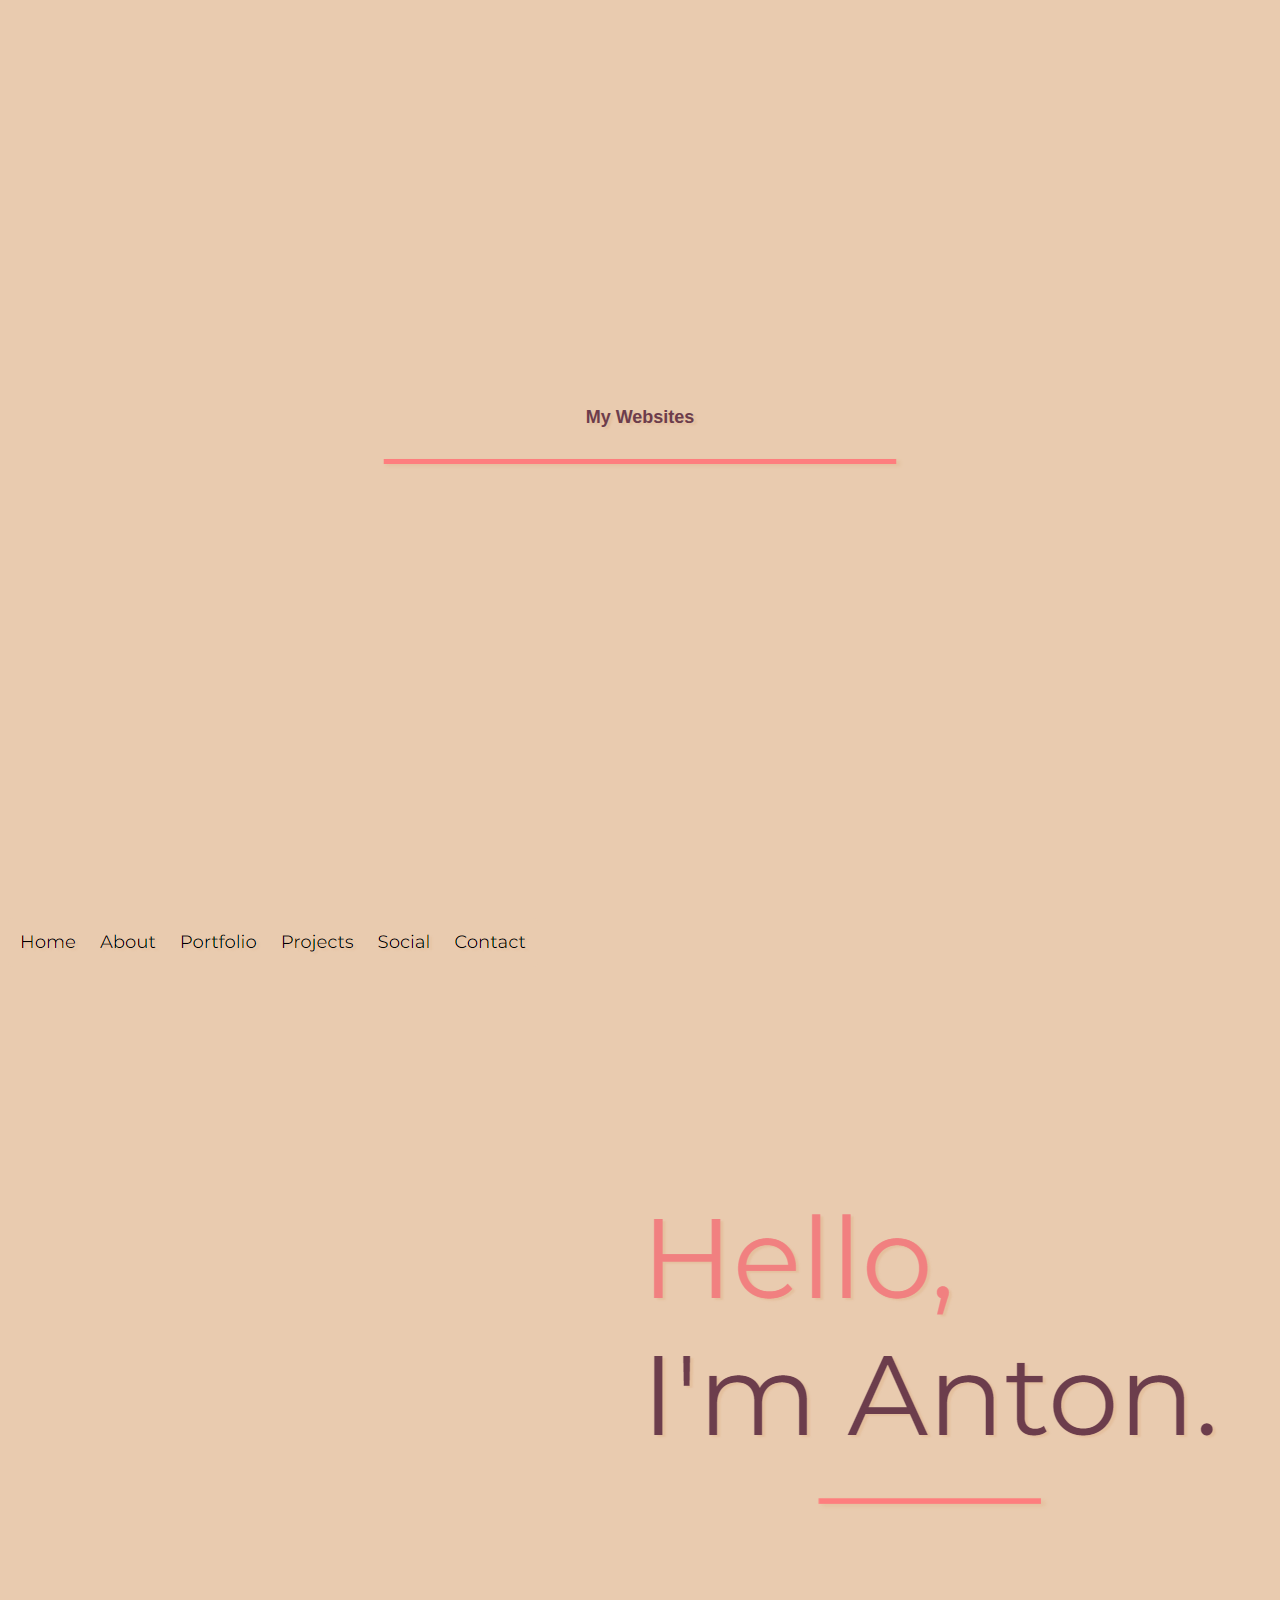
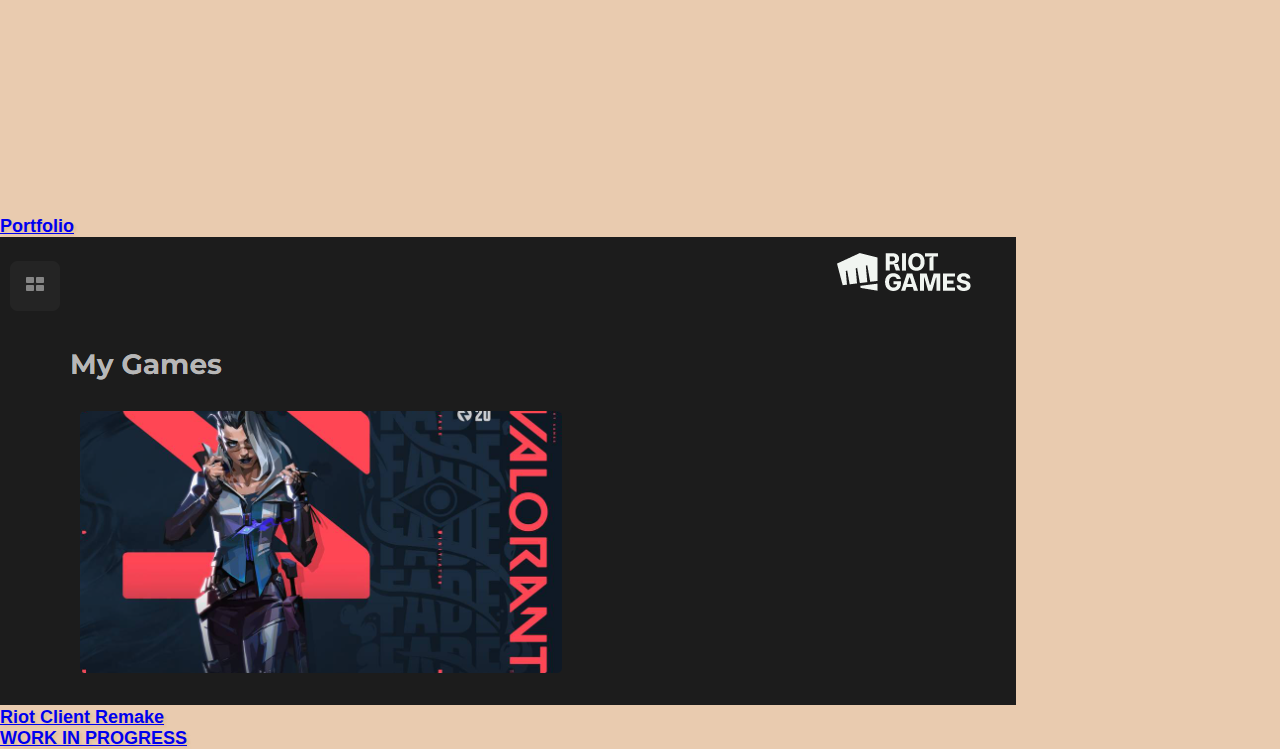
<file: index.html>
<!DOCTYPE html>
<html>
<head>
    <meta charset='utf-8'>
    <meta http-equiv='X-UA-Compatible' content='IE=edge'>
    <title>Wusel's Website</title>
    <meta name='viewport' content='width=device-width, initial-scale=1'>
    <link rel="stylesheet" href="styles.css">
</head>
<body>

    <div class="centered">
        <div class="title">
            <h1 class="unselectable">My Websites</h1>
        </div>
        <img src="Portfolio/images/elements/png/line_medium.png">
    </div>

    <div class="websites">
        <div class="website">
            <a href="./Portfolio/index.html">
                <img src="images/portfolio.png">
                <h1 class="unselectable">Portfolio</h1>
            </a>
        </div>
        <div class="website">
            <a href="./RIOT/index.html">
                <img src="images/riot.png">
                <h1 class="unselectable">Riot Client Remake</h1>
            </a>
        </div>
        <div class="website">
            <a href="./TEST/index.html">
                <h1 class="unselectable">WORK IN PROGRESS</h1>
            </a>
        </div>
    </div>
</body>
</html>
</file>
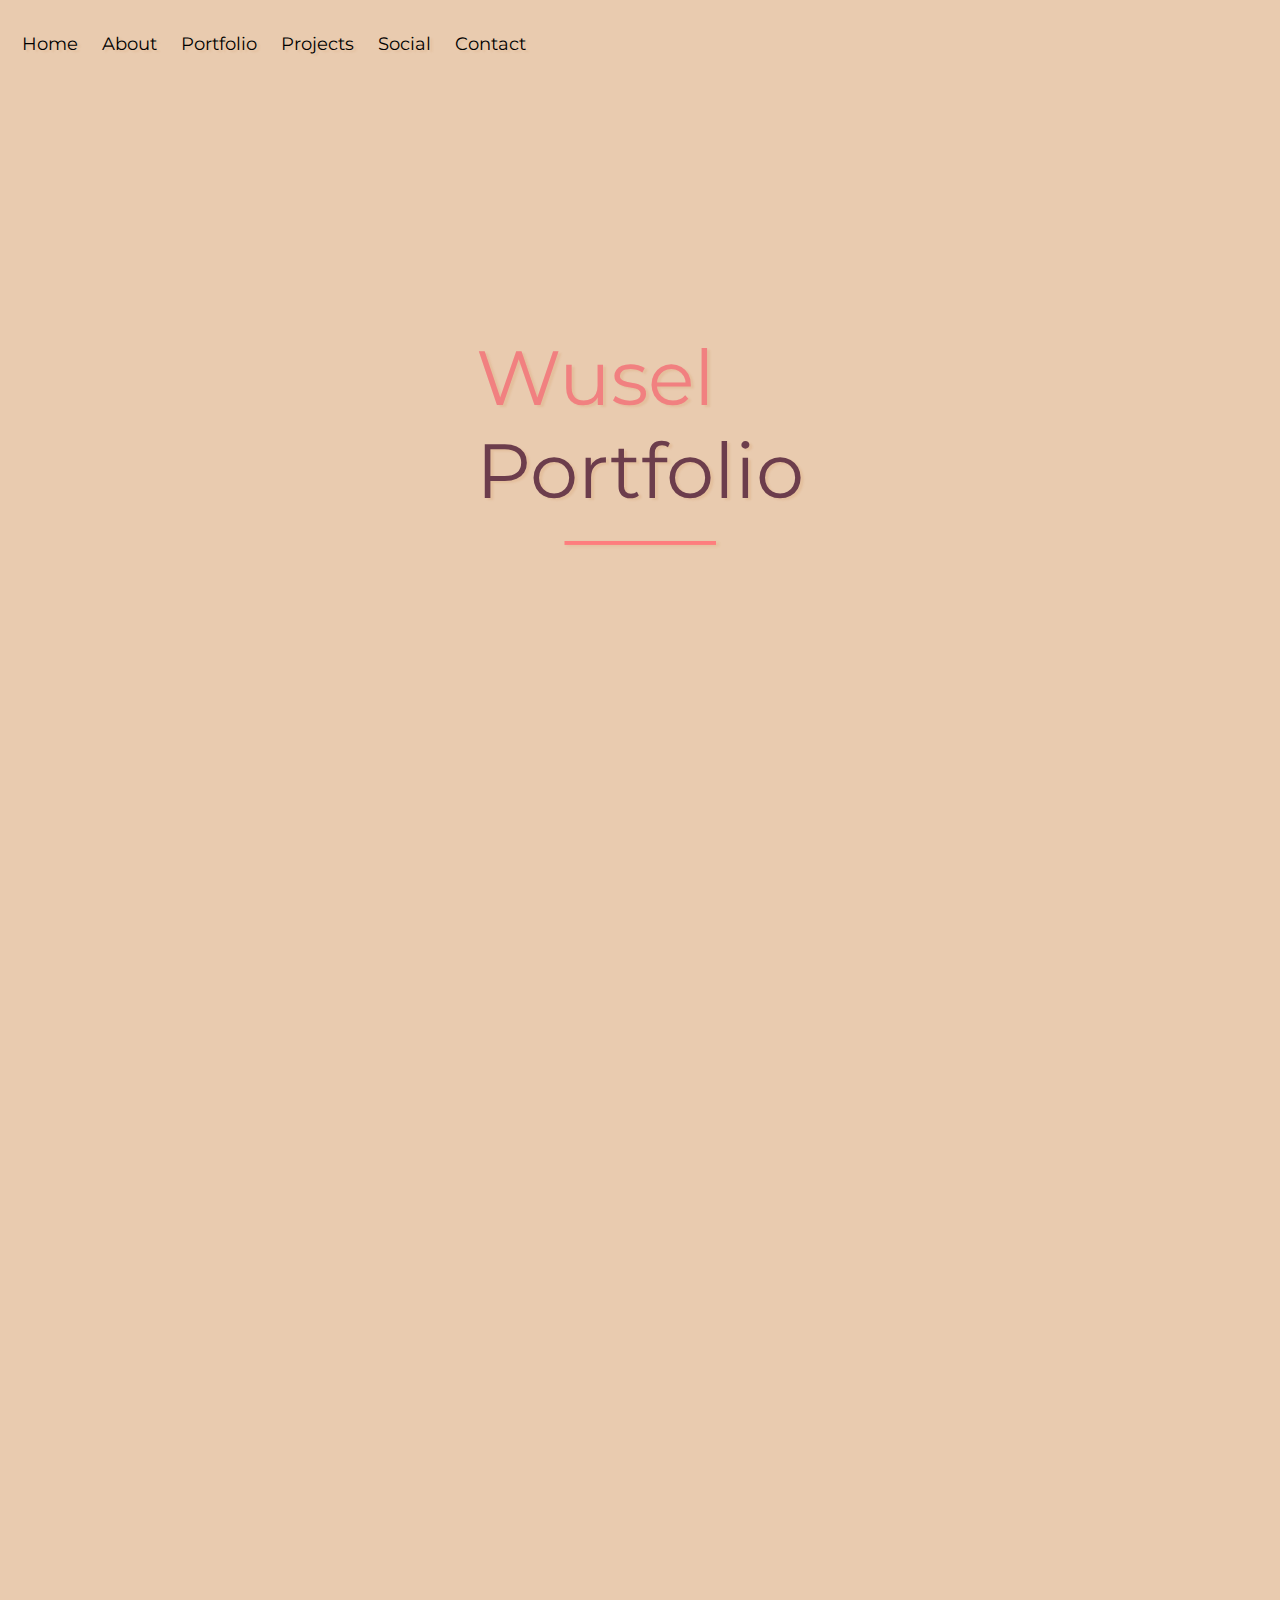
<file: Portfolio/index.html>
<!doctype html>
<html lang="en">
<head>
    <meta charset="UTF-8">
    <meta name="viewport" content="width=device-width, initial-scale=1.0">
    <title>Wusel's Portfolio</title>
    <link rel="shortcut icon" type="image/png" href="images/elements/png/Portfolio.png"/>
    <link rel="stylesheet" href="styles.css">
    <link rel="preconnect" href="https://fonts.gstatic.com">
    <link href="https://fonts.googleapis.com/css2?family=Montserrat:ital,wght@0,100;0,200;0,300;0,400;0,500;0,600;0,700;0,800;0,900;1,100;1,200;1,300;1,400;1,500;1,600;1,700;1,800;1,900&display=swap" rel="stylesheet">
    <link rel="stylesheet" href="https://unpkg.com/aos@next/dist/aos.css" />
</head>
<body>
    <div class="header">
        <div class="header-left">
            <a href="#home">Home</a>
            <a href="#about">About</a>
            <a href="#portfolio">Portfolio</a>
            <a href="#projects">Projects</a>
            <a href="#social">Social</a>
            <a href="#contact">Contact</a>
            <!-- <a onclick="printScroll()">Print Scroll</a> -->
        </div>
    </div>
    <section id="home" class="centered">
        <div>
            <h1 class="hero__header pink__colored unselectable" data-aos="fade-right">Wusel</h1>
            <h1 class="hero__header unselectable" data-aos="fade-left">Portfolio</h1>
        </div>
        <img src="images/elements/png/line_short.png" alt="line" class="divider__line" data-aos="flip-left">
    </section>


    <section id="about" class="centered unselectable">
        <div>
            <h1 class="about__header" data-aos="zoom-out">
                I'm a young
                <span class="orange__highlight">Java Developer</span>
            </h1>
        </div>
        <img src="images/elements/png/line_short.png" alt="line" class="divider__line" data-aos="flip-left">
        </section>

        <!-- <h3 id="section-1" style="float: left; margin-left: 30px; color: #535353; font-size: medium;">"< section >"</h3> -->
        <section id="portfolio" class="centered unselectable">
            <div>
                <h1 class="portfolio_header" data-aos="zoom-in">
                    <span class="unselectable">Portfolio:</span>
                </h1>
    
                <h2 class="portfolio-content" data-aos="zoom-in">
                    Age: 
                    <span class="orange__highlight">13</span>
                </h2>
                <h2 class="portfolio-content" data-aos="zoom-in">
                    From: 
                    <span class="orange__highlight">Germany</span>
                </h2>
                <h2 class="portfolio-content" data-aos="zoom-in">
                    Experience: 
                    <span class="orange__highlight">2 years</span>
                </h2>
            </div>
            <img src="images/elements/png/line_medium.png" alt="line" class="divider__line" data-aos="flip-left">
        </section>
        <!-- <h3 id="section-1" style="float: left; margin-left: 30px; color: #535353; font-size: medium;">< /section ></h3> -->


        <section id="projects" class="centered" data-aos="zoom-down" data-aos-duration="1000">
            <div class="unselectable">
                <h1 class="portfolio_header" data-aos="zoom-in">
                    Projects
                </h1>
                <a>
                    <img src="images/elements/png/line_medium.png" alt="line" class="divider__line" data-aos="flip-left">
                </a>
                
            </div>

            <div id="project0" class="project">
                <img class="project-img" src="images/elements/png/wuselUtils.jpeg" onclick="openProject('wuselUtils')">
                <a class="project-title unselectable">
                    <h2>
                        WuselUtils-5
                    </h2>
                    <img class="project-line" src="images/elements/png/line_short.png">
                </a>
                <h3 class="project-desc unselectable">
                    This project gives you many useful classes
                </h3>
            </div>

            <div id="project1" class="project">
                <img id="img" class="project-img" src="images/elements/png/firebase.png" onclick="openProject('firebase')">
                <a class="project-title unselectable">
                    <h2>
                        Firebase Integration for Spigot
                    </h2>
                    <img class="project-line" src="images/elements/png/line_short.png">
                </a>
                <h3 class="project-desc unselectable">
                    This project allows you to use the firebase cloud in spigot
                </h3>
            </div>

            <div id="project2" class="project">
                <img class="project-img" src="images/elements/png/botx.png" onclick="openProject('discordBotX')">
                <a class="project-title unselectable">
                    <h2>
                        Discord Bot X
                    </h2>
                    <img class="project-line divider__line" alt="line" src="images/elements/png/line_short.png">
                </a>
                <h3 class="project-desc unselectable">
                    This Project allows you to control your discord bot via. an Application.
                </h3>
            </div>

            <div onclick="openProject('syncedchat')" id="project3" class="project">
                <img class="project-img" src="images/elements/png/code-background.png" onclick="openProject('syncedchat')">
                <a class="project-title unselectable">
                    <h2>
                        Synced Chat
                    </h2>
                    <img class="project-line divider__line" alt="line" src="images/elements/png/line_short.png">
                </a>
                <h3 class="project-desc unselectable">
                    Syncs Minecraft's chat and Discord's
                </h3>
            </div>
        </section>


        <section id="social">
            <div id="end__of__page" class="centered">
                <div class="row">
                    <div class="logo">
                        <a class="logo" href="https://www.youtube.com/" target="_blank">
                            <img src="images/elements/png/youtube_logo.png" alt="youtube logo" data-aos="fade-left" class="logo__image">
                        </a>
                    </div>
                    <div class="logo">
                        <a class="logo" href="https://open.spotify.com/artist/1WNoKxsp715jez1Td4vthc" target="_blank">
                            <img src="images/elements/png/spotify.png" alt="discord logo" data-aos="fade-right" class="logo__image">
                        </a>
                    </div>
                </div>
                <div class="row">
                    <div class="logo">
                        <a class="logo" href="https://github.com/Wusele" target="_blank">
                            <img src="images/elements/png/github_logo.png" alt="github logo" data-aos="fade-left" class="logo__image">
                        </a>
                    </div>
                </div>
                <div class="website-bottom" data-aos="fade-in" data-aos-duration="1000">
                    <button onclick="topFunction()" class="backBtn" id="backBtn" title="Go to top">Top</button>
                </div>
            </div>
        </section>
    
        
    

    <script src="https://unpkg.com/aos@next/dist/aos.js"></script>
    <script>AOS.init(
        {
            once: false,
            mirror: true,
            anchorPlacement: 'top-bottom',
            offset: 0,
            duration: 800
        });</script>
        <script src="script.js"></script>
</body>
</html>
</file>
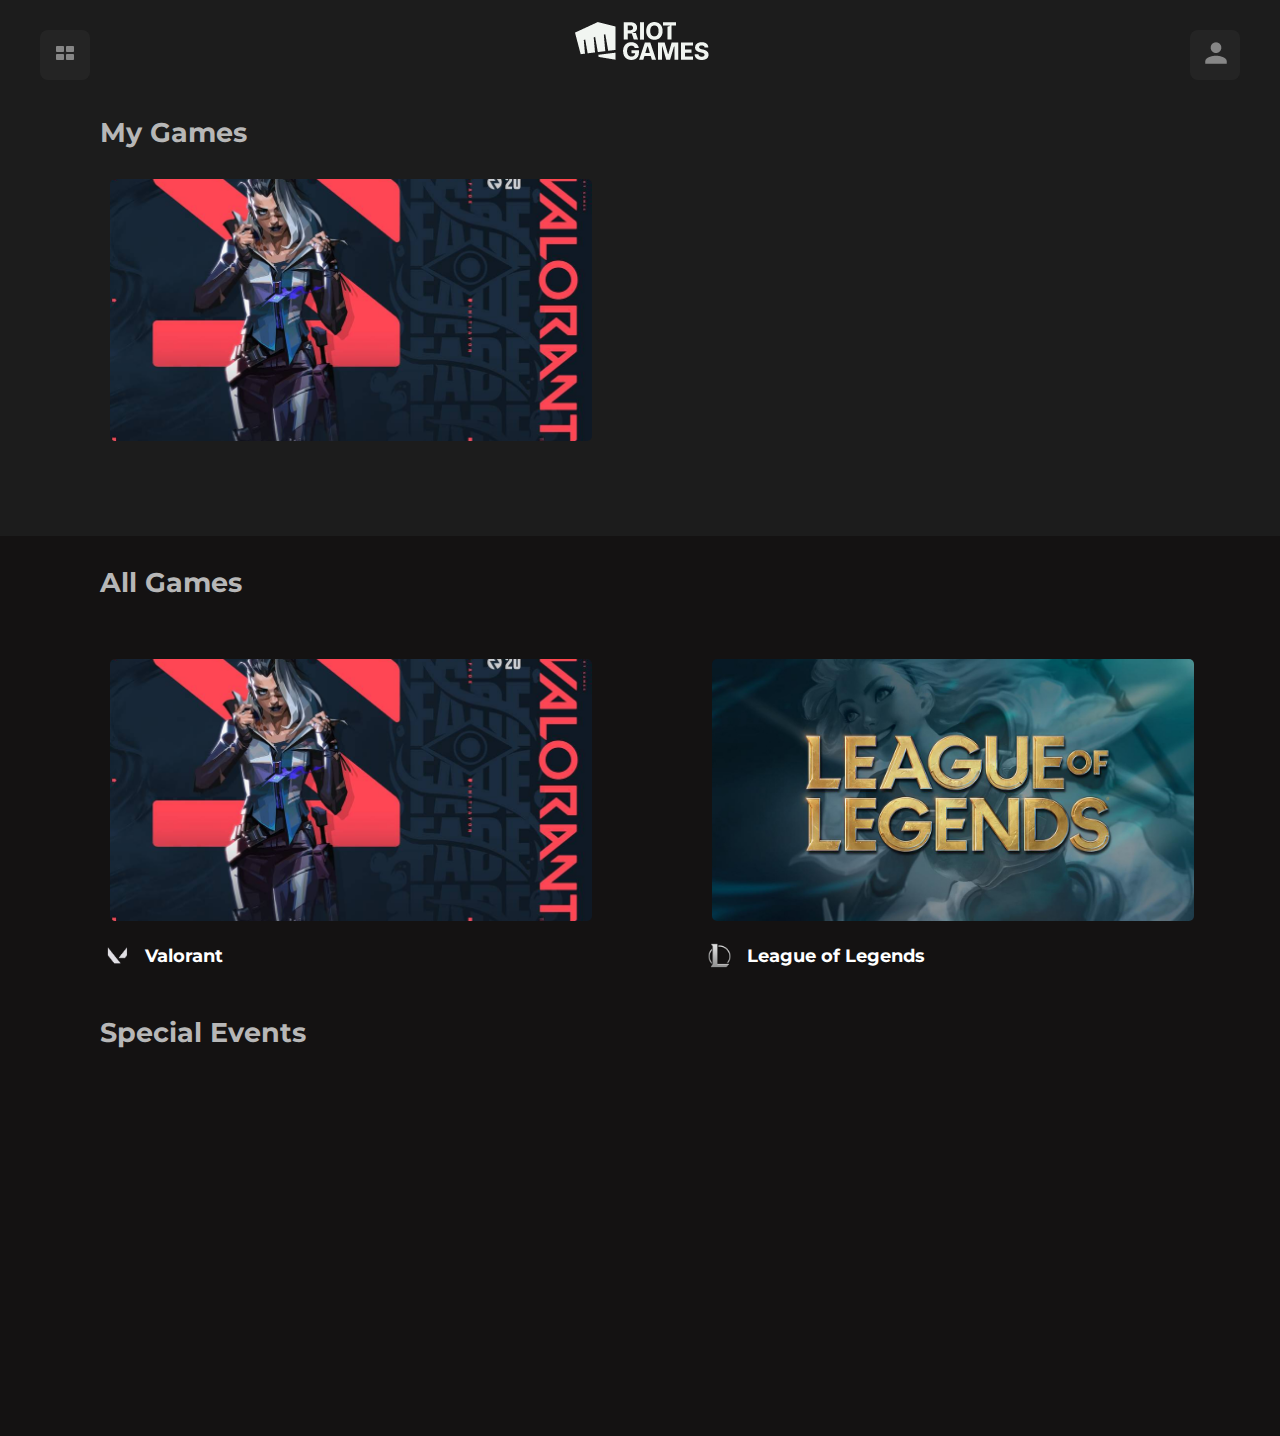
<file: RIOT/index.html>
<!DOCTYPE html>
<html lang="en">
<head>
    <script src="scripts.js"></script>
    <link rel="stylesheet" href="styles.css">
    <meta charset="UTF-8">
    <meta name="viewport" content="width=device-width, initial-scale=1.0">
    <link rel="preconnect" href="https://fonts.gstatic.com">
    <link href="https://fonts.googleapis.com/css2?family=Montserrat:ital,wght@0,100;0,200;0,300;0,400;0,500;0,600;0,700;0,800;0,900;1,100;1,200;1,300;1,400;1,500;1,600;1,700;1,800;1,900&display=swap" rel="stylesheet">
    <link rel="stylesheet" href="https://unpkg.com/aos@next/dist/aos.css" />
    <title>Riot Remake</title>
</head>
<body>
    <div class="header">
        <button class="custom__button left">
            <img src="images/home.png">
        </button>
        <button class="custom__button right">
            <img src="images/menu.png">
        </button>
        <img src="images/riot.png" alt="Logo" class="center">
    </div>

    <section class="pageTop centered">
        <h1 class="category__header">My Games</h1>

        <div class="game">
            <div class="game-cover">
                <img id="val-img" class="game-img" onclick="getImageDimensions('val-img')" src="images/game/game_valorant.png" alt="Valorant">
            </div>
        </div>
    </section>

    <section class="centered games-tab">
        <h1 class="category__header">All Games</h1>

        <div class="games">
            <div class="game">
                <div class="game-cover">
                    <img class="game-img" onclick="getImageDimensions('val-img')" src="images/game/game_valorant.png" alt="Valorant">
                </div>
                <a class="game-description">
                    <img src="images/game/logo/logo_valorant.png" alt="Valorant-Logo">
                    <h2>Valorant</h2>
                </a>
                
            </div>
            <div class="game">
                <div class="game-cover">
                    <img class="game-img" src="images/game/game_lol.png" alt="LoL">
                </div>
                <a class="game-description">
                    <img src="images/game/logo/logo_lol.png" alt="LoL-Logo">
                    <h2>League of Legends</h2>
                </a>
            </div>
        </div>
    </section>

    <section class="centered games-tab">
        <h1 class="category__header">Special Events</h1>

        
    </section>
    
</body>
</html>
</file>
<file: styles.css>
* {
    padding: 0;
    margin: 0;
    box-sizing: border-box;
}

html {
    background-color: #e9cbaf;
    color: #6c3d4c;
    font-family: 'Montserrat', sans-serif;
    font-weight: 400;
    font-size: 1vh;
    text-shadow: 3px 2px 2px rgba(199, 130, 59, 0.15);
    -ms-overflow-style: none;  /* Hide scrollbar for Internet Explorer and Edge */
    scrollbar-width: none;  /* Hide scrollbar for Firefox */
    scroll-behavior: smooth; 
    }
    
     /* Hide scrollbar for Chrome, Safari and Opera */
    .html::-webkit-scrollbar {
        display: none;
    }

#footer {
    margin-bottom: -30vh;
    text-align: center;
}

.centered {
    display: flex;
    flex-direction: column;
    justify-content: center;
    align-items: center;
    min-height: 100vh;
}

.unselectable {
    -webkit-touch-callout: none;
    -webkit-user-select: none;
    -khtml-user-select: none;
    -moz-user-select: none;
    -ms-user-select: none;
    user-select: none;
}

.header {
    float: left;
    overflow: hidden;
    background-color: transparent;
    padding: 20px 10px;
    position: fixed;
    z-index: 999;

    -webkit-touch-callout: none;
    -webkit-user-select: none;
    -khtml-user-select: none;
    -moz-user-select: none;
    -ms-user-select: none;
    user-select: none;
}


.header a {
    float: left;
    color: black;
    text-align: center;
    padding: 12px;
    text-decoration: none;
    font-size: 18px;
    line-height: 25px;
    border-radius: 4px;
}

.header img {
    max-width:10%;
    max-height:10%;
    float: left;
    border-color: black;
    border-width: 20px;
}

.header a:hover {
    background-color: #ddd;
    box-shadow: inset 0px 0px 10px 20px #ddd;
    border-radius: 5%;
    color: black;
}

.header a.active {
    background-color: dodgerblue;
    color: white;
}

.header-left {
    float: left;
    -webkit-touch-callout: none;
    -webkit-user-select: none;
    -khtml-user-select: none;
    -moz-user-select: none;
    -ms-user-select: none;
    user-select: none;
}

.row {
    display: flex;
    flex-direction: row;
    justify-content: center;
    align-items: center;
}

.pink__colored {
    color: #F18080;
}

.orange__highlight {
    background-color: #C200FB;
    border-radius: 20px;
    line-height: 1.5;
    padding-right: 0.9vw;
    padding-left: 0.9vw;
    font-weight: 520;
    text-shadow: orangered;
    box-shadow: 3px 2px 2px rgba(199, 130, 59, 0.15);
}

.bolder {
    font-weight: bolder;
}

.project {
    text-align: center;
    position: relative;
}

.project-img {
    display: block;
    margin-left: auto;
    margin-right: auto;
    width: 50%;

    filter: blur(2px);

    border: 5px solid aqua;

    border-radius: 20px;
    border-color: #4381C1;

    transition: all 0.1s ease-in-out;
    background-color: gray;

    cursor: pointer;
}

.project-img:hover {
    filter: blur(0px);
    width: 51%;
}

.project-title {
    position: absolute;
    top: 50%;
    left: 50%;
    transform: translate(-50%, -50%);
    color: yellow;
    font-size: large;
}

.discord-widget {
    margin-left: 20px;
    border: 5px solid aqua;
}

.project-desc {
    position: absolute;
    top: 60%;
    left: 50%;
    transform: translate(-50%, -50%);
    color: #a9a710;
    font-size: medium;
}

.portfolio_header {
    font-size: 3vw;
    font-weight: bolder;
    text-align: center;
}

.portfolio-content {
    font-size: large;
    text-align: center;
    font-weight: bold;
    text-shadow: 3px 2px 2px gray;
}

.portfolio-content:hover {
    background-color: #b59e88;
    border-radius: 30px;
    line-height: 1.5;
    padding-right: 0.9vw;
    padding-left: 0.9vw;
    font-weight: 520;
    box-shadow: 3px 2px 2px rgba(199, 130, 59, 0.15);
}


.hero__header {
    font-size: 6vw;
    font-weight: 400;
}

.divider__line {
    height: 4vw;
}

.about__header {
    font-size: 3vw;
    font-weight: 400;
}

.logo {
    -webkit-touch-callout: none;
    -webkit-user-select: none;
    -khtml-user-select: none;
    -moz-user-select: none;
    -ms-user-select: none;
    user-select: none;
    transition: all 0.2s ease-in-out;
}

.logo:hover {
    transform: scale(1.1);
    cursor: default;
}

.logo__image {
    margin-left: 2vw;
    margin-right: 2vw;
    width: 10vw;
}

.backBtn {
    display: none;
    position: fixed; /* Fixed/sticky position */
    bottom: 20px; /* Place the button at the bottom of the page */
    right: 30px; /* Place the button 30px from the right */
    z-index: 99; /* Make sure it does not overlap */
    border: none; /* Remove borders */
    outline: none; /* Remove outline */
    background-color: #4381C1; /* Set a background color */
    color: white; /* Text color */
    cursor: pointer; /* Add a mouse pointer on hover */
    padding: 15px; /* Some padding */
    border-radius: 10px; /* Rounded corners */
    font-size: 18px; /* Increase font size */
    padding-top: 20px;
}

.backDiv {
    position: fixed;
    padding: 15px;
    bottom: 20px;
    right: 30px;
}

.backBtn:hover {
    background-color: #555; /* Add a dark-grey background on hover */
  }


.footer {
    position: absolute;
    bottom: 0;
    left: 0;
    right: 0;
    height: auto;
    width: 100vw;
    padding-top: 40px;
}

.footer-content {
    display: flex;
    align-items: center;
    justify-content: center;
    flex-direction: column;
    text-align: center;
}


@media only screen and (max-width: 1024px) {

    
    .hero__header {
        font-size: 12vw;
        font-weight: 400;
    }

    .about__header {
        font-size: 5vw;
        font-weight: 400;
    }

    .divider__line {
        height: 8vw;
    }

    .logo__image {
        margin-left: 2vw;
        margin-right: 2vw;
        width: 14vw;
    }
}
</file>
<file: Portfolio/styles.css>
* {
    padding: 0;
    margin: 0;
    box-sizing: border-box;
}

html {
    background-color: #e9cbaf;
    color: #6c3d4c;
    font-family: 'Montserrat', sans-serif;
    font-weight: 400;
    font-size: 1vh;
    text-shadow: 3px 2px 2px rgba(199, 130, 59, 0.15);
    -ms-overflow-style: none;  /* Hide scrollbar for Internet Explorer and Edge */
    scrollbar-width: none;  /* Hide scrollbar for Firefox */
    scroll-behavior: smooth; 
    }
    
     /* Hide scrollbar for Chrome, Safari and Opera */
    .html::-webkit-scrollbar {
        display: none;
    }

#footer {
    margin-bottom: -30vh;
    text-align: center;
}

.centered {
    display: flex;
    flex-direction: column;
    justify-content: center;
    align-items: center;
    min-height: 100vh;
}

.unselectable {
    -webkit-touch-callout: none;
    -webkit-user-select: none;
    -khtml-user-select: none;
    -moz-user-select: none;
    -ms-user-select: none;
    user-select: none;
}


  
  /* Add animation (fade in the popup) */
  @-webkit-keyframes fadeIn {
    from {opacity: 0;}
    to {opacity: 1;}
  }
  
  @keyframes fadeIn {
    from {opacity: 0;}
    to {opacity:1 ;}
  }

.header {
    float: left;
    overflow: hidden;
    background-color: transparent;
    padding: 20px 10px;
    position: absolute;
    z-index: 999;

    -webkit-touch-callout: none;
    -webkit-user-select: none;
    -khtml-user-select: none;
    -moz-user-select: none;
    -ms-user-select: none;
    user-select: none;
}


.header a {
    float: left;
    color: black;
    text-align: center;
    transition: all 0.2s ease-in-out;
    padding: 12px;
    text-decoration: none;
    font-size: 18px;
    line-height: 25px;
    border-radius: 4px;
}

.header img {
    max-width:10%;
    max-height:10%;
    float: left;
    border-color: black;
    border-width: 20px;
}

.header a:hover {
    background-color: #ddd;
    box-shadow: inset 0px 0px 10px 20px #ddd;
    border-radius: 15px;
    color: black;
}

.header a.active {
    background-color: dodgerblue;
    color: white;
}

.header-left {
    background-color: #e9cbaf;
    border-radius: 5px;
    overflow: visible;
    float: left;
    -webkit-touch-callout: none;
    -webkit-user-select: none;
    -khtml-user-select: none;
    -moz-user-select: none;
    -ms-user-select: none;
    user-select: none;
}

.row {
    display: flex;
    flex-direction: row;
    justify-content: center;
    align-items: center;
}

.pink__colored {
    color: #F18080;
}

.orange__highlight {
    background-color: #C200FB;
    border-radius: 20px;
    line-height: 1.5;
    padding-right: 0.9vw;
    padding-left: 0.9vw;
    font-weight: 520;
    text-shadow: orangered;
    box-shadow: 3px 2px 2px rgba(199, 130, 59, 0.15);
}

.bolder {
    font-weight: bolder;
}

.project {
    text-align: center;
    position: relative;

    margin-top: 10px;
    margin-bottom: 10px;

    border: 5px solid aqua !important;
    border-radius: 20px !important;

    transition: all 0.2s ease-in-out;

    z-index: 10;
}

.project img {
    filter: blur(2px);
    overflow: hidden;
}

.project-img {
    display: block;
    margin-left: auto;
    margin-right: auto;
    width: 1000px;
    height: 500px;



    /*
    border: 5px solid aqua;

    border-radius: 20px;
    border-color: #4381C1;
    */

    border-radius: 15px;

    transition: all 0.2s ease-in-out;
    background-color: gray;

    cursor: pointer;
}


.project:hover * {
    filter: blur(0px) !important;
}



.project-title {
    position: absolute;
    top: 50%;
    left: 50%;
    transform: translate(-50%, -50%);
    color: aqua;
    font-size: large;
    text-shadow: 3px 2px 2px rgb(14, 182, 182);
}

.project-desc {
    position: absolute;
    top: 60%;
    left: 50%;
    transform: translate(-50%, -50%);
    color: rgb(2, 167, 167);
    font-size: medium;
    text-shadow: 3px 2px 2px rgb(2, 105, 105);
}

.portfolio_header {
    font-size: 3vw;
    font-weight: bolder;
    text-align: center;
    transition: all 0.2s ease-in-out;
}

.portfolio-content {
    font-size: large;
    text-align: center;
    font-weight: bold;
    text-shadow: 3px 2px 2px gray;
    transition: all 0.2s ease-in-out;
}

.portfolio-content:hover {
    background-color: #b59e88;
    border-radius: 30px;
    line-height: 1.5;
    padding-right: 0.9vw;
    padding-left: 0.9vw;
    font-weight: 520;
    box-shadow: 3px 2px 2px rgba(199, 130, 59, 0.15);
}


.hero__header {
    font-size: 6vw;
    font-weight: 400;
}

.divider__line {
    height: 4vw;
}

.about__header {
    font-size: 3vw;
    font-weight: 400;
}

.logo {
    -webkit-touch-callout: none;
    -webkit-user-select: none;
    -khtml-user-select: none;
    -moz-user-select: none;
    -ms-user-select: none;
    user-select: none;
    transition: all 0.2s ease-in-out;
}

.logo:hover {
    transform: scale(1.1);
    cursor: default;
}

.logo__image {
    margin-left: 2vw;
    margin-right: 2vw;
    width: 10vw;
}

.backBtn {
    display: none;
    position: fixed; /* Fixed/sticky position */
    bottom: 20px; /* Place the button at the bottom of the page */
    right: 30px; /* Place the button 30px from the right */
    z-index: 99; /* Make sure it does not overlap */
    border: none; /* Remove borders */
    outline: none; /* Remove outline */
    background-color: #4381C1; /* Set a background color */
    color: white; /* Text color */
    cursor: pointer; /* Add a mouse pointer on hover */
    padding: 15px; /* Some padding */
    border-radius: 10px; /* Rounded corners */
    font-size: 18px; /* Increase font size */
    padding-top: 20px;
}

.backDiv {
    position: fixed;
    padding: 15px;
    bottom: 20px;
    right: 30px;
}

.backBtn:hover {
    background-color: #555; /* Add a dark-grey background on hover */
  }


.footer {
    position: absolute;
    bottom: 0;
    left: 0;
    right: 0;
    height: auto;
    width: 100vw;
    padding-top: 40px;
}

.footer-content {
    display: flex;
    align-items: center;
    justify-content: center;
    flex-direction: column;
    text-align: center;
}

.h1:hover {
    color: #944d64;
}

/*
@media only screen and (max-width: 1024px) {

    .header {
        align-items: center;
    }

    .header-left {
        align-items: center;
    }
    
    .hero__header {
        font-size: 12vw;
        font-weight: 400;
    }

    .about__header {
        font-size: 5vw;
        font-weight: 400;
    }

    .divider__line {
        height: 8vw;
    }

    .logo__image {
        margin-left: 2vw;
        margin-right: 2vw;
        width: 14vw;
    }

    .project-img {
        display: block;
        margin-left: auto;
        margin-right: auto;
        width: 300px;
        height: 250px;
    
        filter: blur(2px);
    
        border: 5px solid aqua; 
    
        border-radius: 20px;
        border-color: #4381C1;
    
        transition: all 0.1s ease-in-out;
        background-color: gray;
    
        cursor: pointer;
    }
    
    
    
    .project-title {
        position: absolute;
        top: 50%;
        left: 50%;
        transform: translate(-50%, -50%);
        color: aqua;
        font-size: medium;
        text-shadow: 3px 2px 2px rgb(14, 182, 182);
    }
    
    .project-desc {
        position: absolute;
        margin-top: 10px;
        top: 70%;
        transform: translate(-50%, -50%);
        color: rgb(2, 167, 167);
        font-size: small;
        text-shadow: 3px 2px 2px rgb(2, 105, 105);
    }

    .project-line {
        margin-top: 5px;
        margin-bottom: 20px;
    }

    .project-img:hover {
        width: 325px;
        height: 275px;
    }

    .portfolio_header {
        font-size: 9vw;
        font-weight: bolder;
        text-align: center;
    }

    .logo {
        -webkit-touch-callout: none;
        -webkit-user-select: none;
        -khtml-user-select: none;
        -moz-user-select: none;
        -ms-user-select: none;
        user-select: none;
        transition: all 0.2s ease-in-out;
    }
    
    .logo:hover {
        transform: scale(1.1);
        cursor: default;
    }
    
    .logo__image {
        margin-left: 2vw;
        margin-right: 2vw;
        width: 30vw;
    }

    .about__header {
        font-size: 6vw;
        font-weight: 400;
    }
}
*/
</file>
<file: RIOT/styles.css>
* {
    padding: 0;
    margin: 0;
    box-sizing: border-box;
}

html {
    background-color: #1c1c1c;
    color: #b7b7b7;
    font-family: "Montserrat", sans-serif;
    font-weight: 400;
    font-size: 1vh;
    scrollbar-width: none;
    scroll-behavior: smooth;
}

.pageTop {
    background-color: #1c1c1c;
    display: flex;
    flex-direction: column;
}

.category__header {
    font-size: 3vh;
    float: left;
    margin-top: 30px;
    margin-bottom: 20px;
    margin-left: 100px;
}

h1 {
    -webkit-touch-callout: none;
    -webkit-user-select: none;
    -khtml-user-select: none;
    -moz-user-select: none;
    -ms-user-select: none;
    user-select: none;
    transition: all 0.3s ease-in-out;
}

h1:hover {
    color: white;
}

.left {
    float: left;
    left: 40px;
    margin-right: auto;
}

.right {
    float: right;
    right: 40px;
    margin-left: auto;
}

.custom__button {
    position: fixed;
    overflow: visible;
    margin-top: 30px;
    background-color: #2d2d2d;
    opacity: 0.5;
    align-items: center;
    border: none;
    border-radius: 8px;
    height: 50px;
    width: 50px;
    box-shadow: none;
    cursor: pointer;
    transition: all 0.1s ease-in-out;
}

.custom__button:hover {
    background-color: #2d2d2d;
    opacity: 1;
}

.header {
    margin-top: 20;
    background-color: #1c1c1c;
}

.header img {
    top: 0%;
    width: auto;
    height: auto;
}

.game {
    width: 502px;
    height: 282px;
    margin-left: 100px;
    display: block;
    cursor: pointer;
    border-radius: 10px;
}

.game-description h2 {
    margin-top: 12px;
    margin-left: 5px;
    font-size: large;
    color: white;
    cursor: default;
    user-select: none;
    margin-bottom: 10px;
}

.game-description img {
    margin-top: 10px;
    margin-left: 5px;
    margin-right: 10px;
    height: 25px;
    width: auto;
}

.game-description {
    user-select: none;
    cursor: default;
    display: flex;
    flex-direction: row;
}


.game-img {
    padding: 10px 10px 10px 10px;
    width: 502px;
    height: 282px;
    object-fit: cover;
    border-radius: 15px;

    transition: all 0.2s ease-in-out;
}

.game-cover {
    border-radius: 10px;
    outline: 5px #cdc3c4 solid;
    outline-color: transparent;
    transition: all 0.3s ease-in-out;
}

.game-cover:hover {
    outline-color: #cdc3c4;
}

.center {
    display: block;
    margin-left: auto;
    margin-right: auto;
    width: 50%;
}

.centered {
    min-height: 50vh;
}

.games {
    display: flex;
    flex-direction: row;
    margin-top: 30px;
}

.games-tab {
    background-color: #141212;
    display: flex;
    flex-direction: column;
}
</file>
